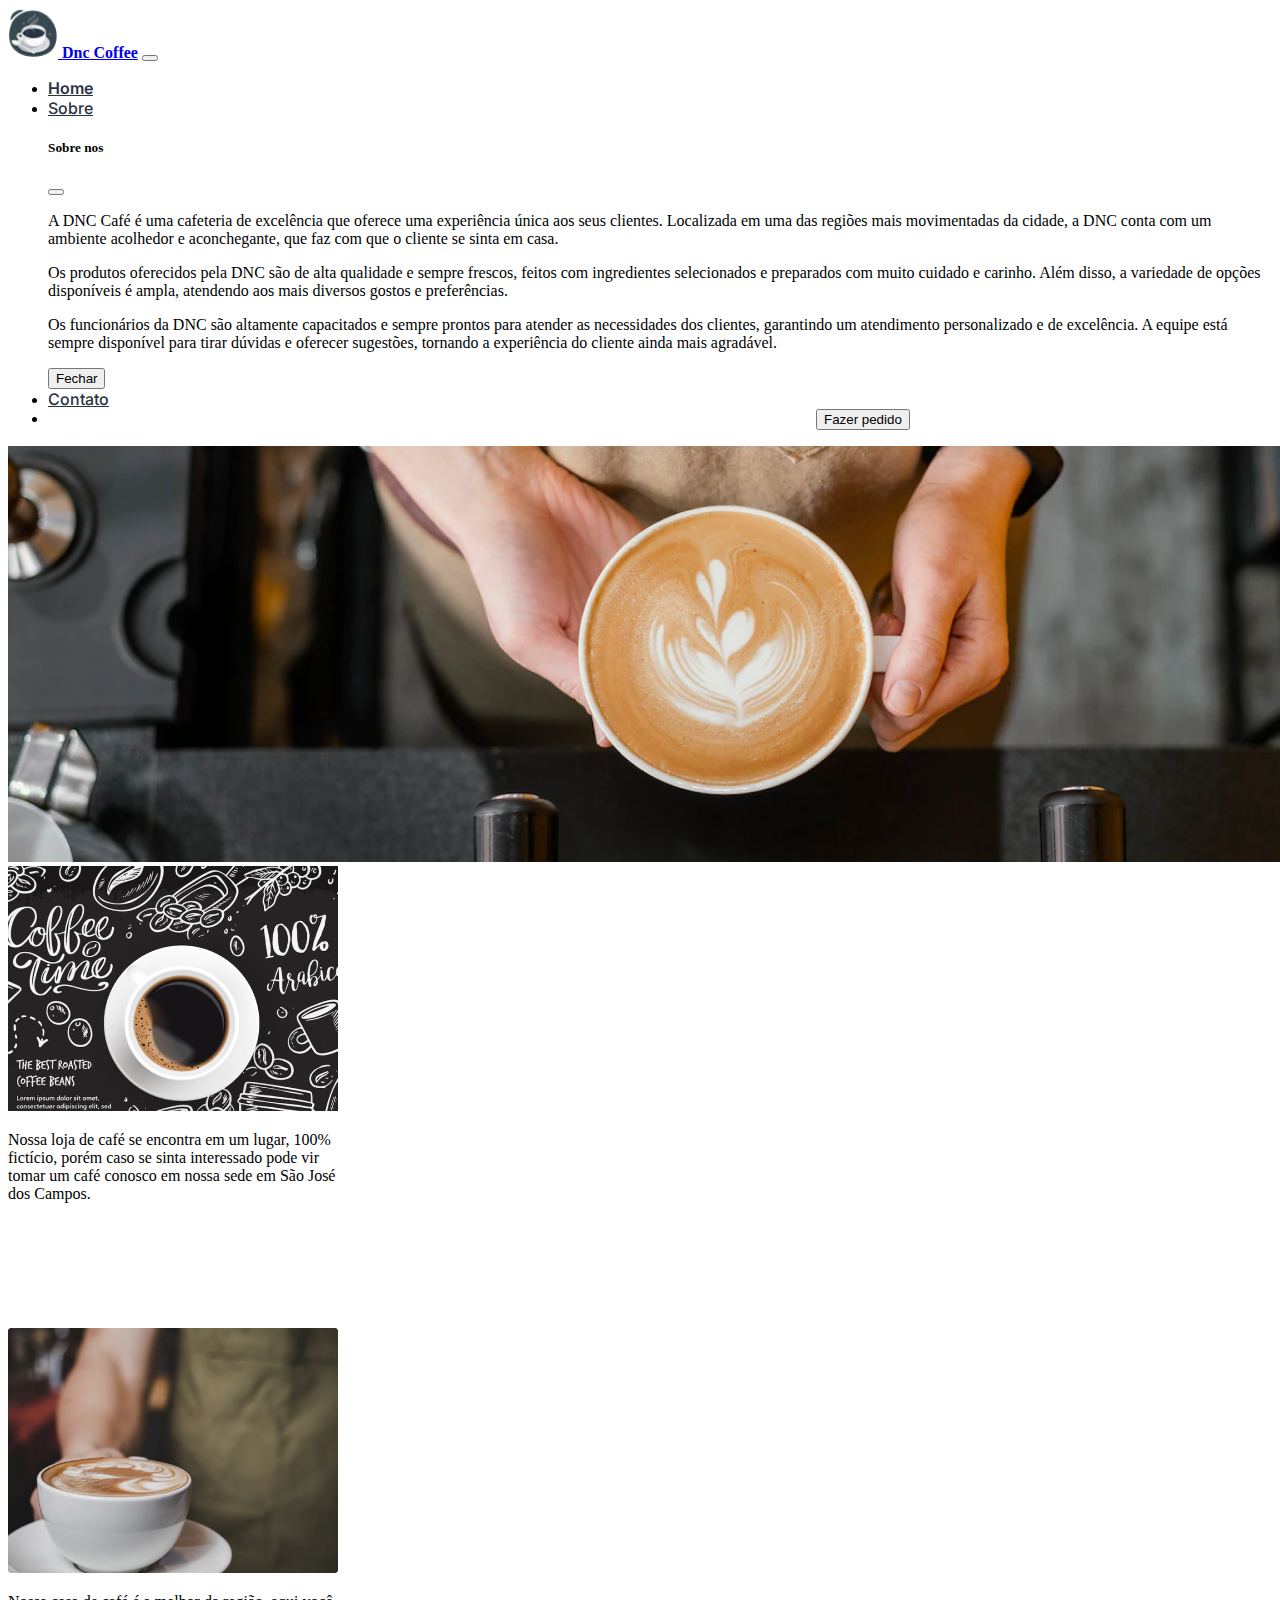
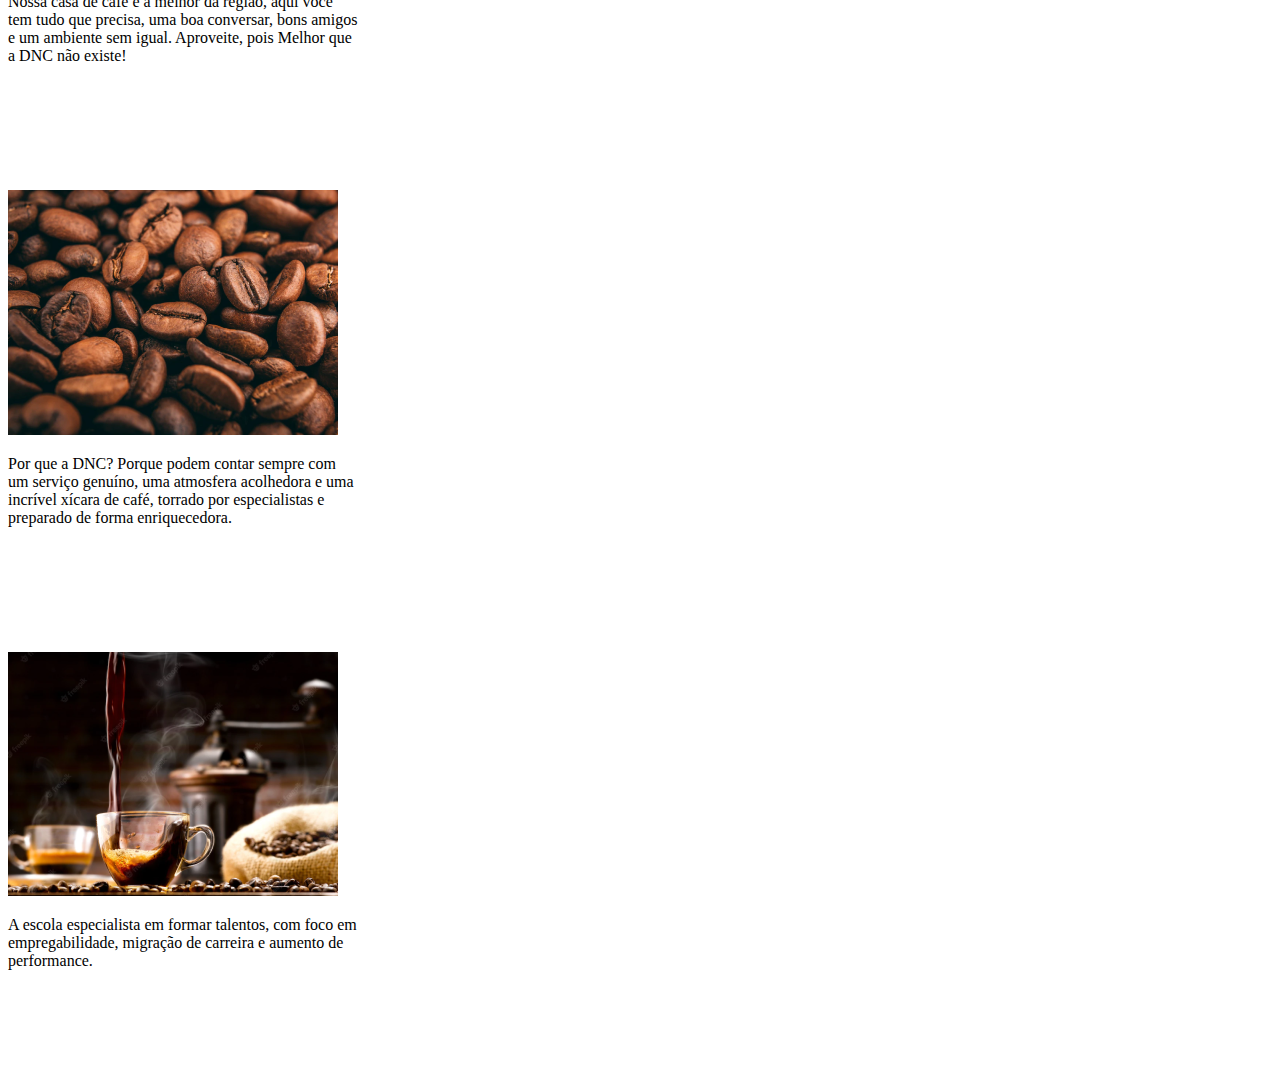
<file: Dnc/cafe shop/index.html>
<!DOCTYPE html>
<html lang="pt-br">
  <head>
    <!-- Required meta tags -->
    <meta charset="utf-8" />
    <meta name="viewport" content="width=device-width, initial-scale=1" />

    <!-- Bootstrap CSS -->
    <link
      href="https://cdn.jsdelivr.net/npm/bootstrap@5.0.2/dist/css/bootstrap.min.css"
      rel="stylesheet"
      integrity="sha384-EVSTQN3/azprG1Anm3QDgpJLIm9Nao0Yz1ztcQTwFspd3yD65VohhpuuCOmLASjC"
      crossorigin="anonymous"
    />
    
    <script
      src="https://cdn.jsdelivr.net/npm/bootstrap@5.3.0-alpha3/dist/js/bootstrap.bundle.min.js"
      integrity="sha384-ENjdO4Dr2bkBIFxQpeoTz1HIcje39Wm4jDKdf19U8gI4ddQ3GYNS7NTKfAdVQSZe"
      crossorigin="anonymous"
    ></script>
    <title>café shop</title>
    <link href="https://fonts.cdnfonts.com/css/helvetica-2" rel="stylesheet" />
  </head>
  <style>
    @import url("https://fonts.googleapis.com/css2?family=Inter:wght@500;600&display=swap");
    @import url("https://fonts.cdnfonts.com/css/helvetica-2");
    .text-logo {
      font-family: "Helvetica";
      font-weight: 700;
      color: #2a3342;
    }
    .home {
      font-family: "Inter";
      font-style: normal;
      font-weight: 600;
      color: #2a3342;
    }
    .sobre {
      font-family: "Inter";
      font-style: normal;
      font-weight: 500;
      color: #2a3342;
    }
    .contato {
      font-family: "Inter";
      font-style: normal;
      font-weight: 500;
      color: #2a3342;
    }
    .btn-corner {
      margin-left: 48rem;

    }

    
      
.card { 
  width: 350px; 
  height: 430px;
  position: relative;
  margin-bottom: 2rem;
}

.button{
  background-color: #3366CC ;
  color: #ffffff;
  font-family: Arial, Helvetica, sans-serif;
  font-weight: 700;
  width: 10rem;
  border: 0;
  bottom: 10px;
  left: 50%;
  transform:translateX(50%);
  margin-bottom: 1rem;
  height: 30px;
  border-radius: 5px;
}
.hidden{
  display:none;
}

  </style>
  <body>
    <nav class="navbar navbar-expand-sm navbar-light bg-light">
      <a href="#" class="navbar-brand mb-0 h1 mx-4">
        <img
          class="d-inline-block text-logo"
          src="images/Logo.png"
          alt=""
          width="50"
          height="50"
        />
        <strong>Dnc Coffee</strong></a
      >
      <button
        type="button"
        data-bs-toggle="collapse"
        data-bs-target="#navbarNav"
        class="navbar-toggler"
        aria-controls="navbarNav"
        aria-expanded="false"
        aria-label="Toggle navigation"
      >
        <span class="navbar-toggler-icon"></span>
      </button>
      <div class="collapse navbar-collapse" id="navbarNav">
        <ul class="navbar-nav">
          <li class="nav-item">
            <a href="#" class="nav-link home">Home</a>
          </li>
          <li class="nav-item">
            <a
              href="#"
              class="nav-link sobre"
              data-bs-toggle="modal"
              data-bs-target="#meuModal"
              >Sobre</a
            >
            <div
              class="modal fade"
              id="meuModal"
              tabindex="-1"
              aria-labelledby="modalLabel"
              aria-hidden="true"
            >
              <div class="modal-dialog modal-dialog-centered">
                <div class="modal-content">
                  <div class="modal-header">
                    <h5 class="modal-title" id="modalLabel">Sobre nos</h5>
                    <button
                      type="button"
                      class="btn-close"
                      data-bs-dismiss="modal"
                      aria-label="Fechar"
                    ></button>
                  </div>
                  <div class="modal-body texto">
                    <p>A DNC Café é uma cafeteria de excelência que oferece uma experiência única aos seus clientes. Localizada em uma das regiões mais movimentadas da cidade, a DNC conta com um ambiente acolhedor e aconchegante, que faz com que o cliente se sinta em casa.</p>
<P>Os produtos oferecidos pela DNC são de alta qualidade e sempre frescos, feitos com ingredientes selecionados e preparados com muito cuidado e carinho. Além disso, a variedade de opções disponíveis é ampla, atendendo aos mais diversos gostos e preferências.</p>

<p>
Os funcionários da DNC são altamente capacitados e sempre prontos para atender as necessidades dos clientes, garantindo um atendimento personalizado e de excelência. A equipe está sempre disponível para tirar dúvidas e oferecer sugestões, tornando a experiência do cliente ainda mais agradável.<br>
</p>
                  </div>
                  <div class="modal-footer">
                    <button
                      type="button"
                      class="btn btn-secondary"
                      data-bs-dismiss="modal"
                    >
                      Fechar
                    </button>
                  </div>
                </div>
              </div>
            </div>
          </li>
          <li class="nav-item">
            <a href="#" class="nav-link contato">Contato</a>
          </li>
          <li >
            <button class="btn btn-light btn-corner">Fazer pedido</button>
          </li>
        </ul>
      </div>
    </nav>

    <section>
      <img class="img-fluid" src="images/fundo.png" alt="" />

        <div class="container-fluid mt-4">
    <div class="row" style="height: 100vh;">
      <div class="col-md-3">
        <!-- Card 1 -->
        <div class="card h-90 w-100" onmouseover="showButton(this)" onmouseout="hideButton(this)">
          <img src="images/imageA.png" class="card-img-top" alt="Imagem 1">
          <div class="card-body">
            <p class="card-text">Nossa loja de café se encontra em um lugar, 100% fictício, porém caso se sinta interessado pode vir tomar um café conosco em nossa sede em São José dos Campos.</p>
          </div>
          <button class="hidden button">Compre agora</button>
        </div>
      </div>
      <div class="col-md-3">
        <!-- Card 2 -->
        <div class="card h-90 w-100" onmouseover="showButton(this)" onmouseout="hideButton(this)">
          <img src="images/imageB.png" class="card-img-top" alt="Imagem 2">
          <div class="card-body">
            <p class="card-text">Nossa casa de café é a melhor da região, aqui você tem tudo que precisa, uma boa conversar, bons amigos e um ambiente sem igual. Aproveite, pois Melhor que a DNC não existe!</p>
          </div>
          <button class="hidden button">Compre agora</button>
        </div>
      </div>
      <div class="col-md-3">
        <!-- Card 3 -->
        <div class="card h-80 w-100" onmouseover="showButton(this)" onmouseout="hideButton(this)">
          <img src="images/imageC.png" class="card-img-top" alt="Imagem 3">
          <div class="card-body">
            <p class="card-text">Por que a DNC? Porque podem contar sempre com um serviço genuíno, uma atmosfera acolhedora e uma incrível xícara de café, torrado por especialistas e preparado de forma enriquecedora.</p>
          </div>
          <button class="hidden button">Compre agora</button>
        </div>
      </div>
      <div class="col-md-3">
        <!-- Card 4 -->
        <div class="card h-95 w-100" onmouseover="showButton(this)" onmouseout="hideButton(this)">
          <img src="images/imageD.png" class="card-img-top" alt="Imagem 4">
          <div class="card-body">
            <p class="card-text">A escola especialista em formar talentos, com foco em empregabilidade, migração de carreira e aumento de performance.</p>
          </div>
          <button class="hidden button">Compre agora</button>
        </div>
      </div>
    </div>
  </div>

    </section>
   
    <script src="index.js"></script>
  </body>
</html>
</file>
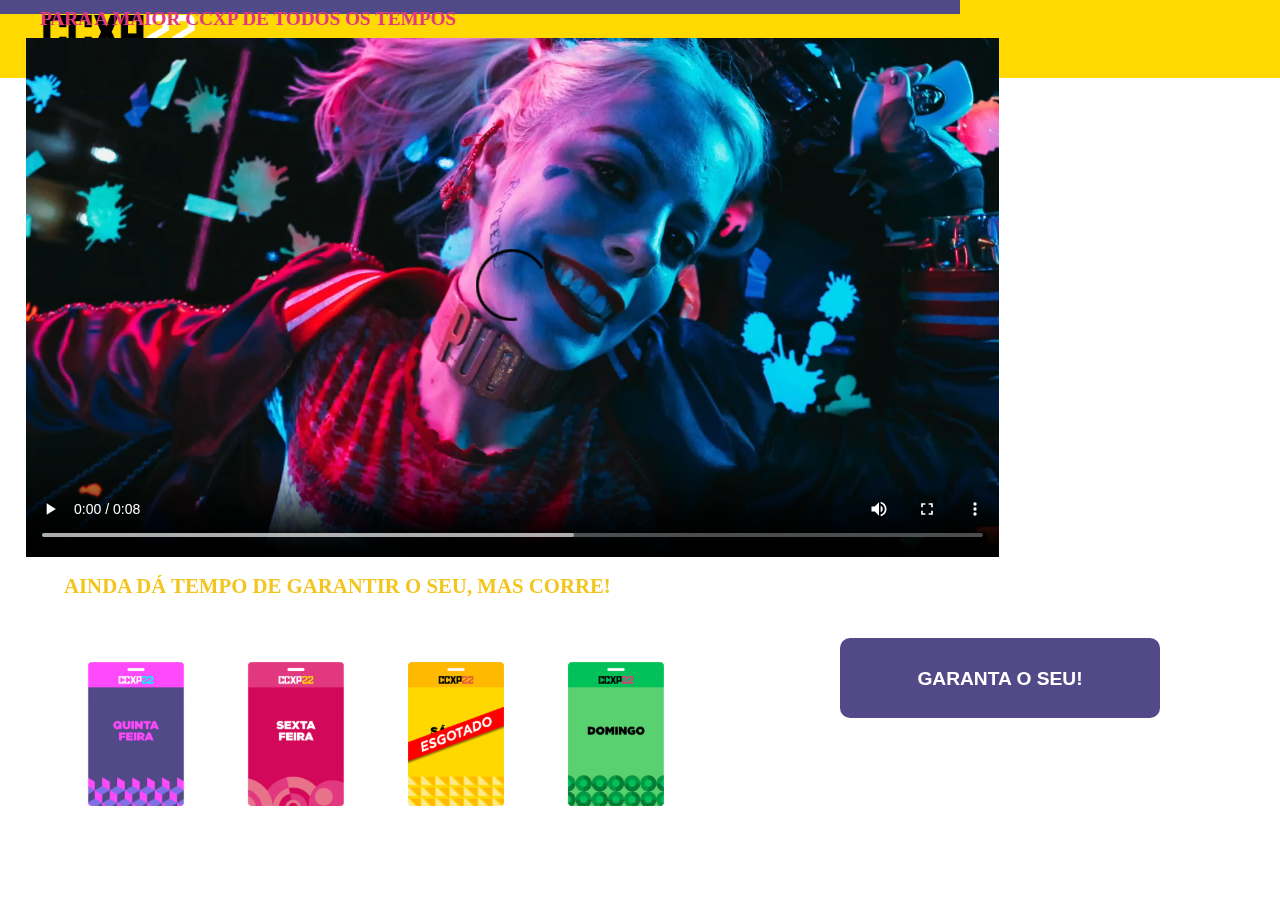
<file: Dnc/CCXP2022/index.html>
<!DOCTYPE html>
<html lang="en">
  <head>
    <meta charset="UTF-8" />
    <meta http-equiv="X-UA-Compatible" content="IE=edge" />
    <meta name="viewport" content="width=device-width, initial-scale=1.0" />
    <title>CCXP 2022</title>
    <link rel="stylesheet" href="style.css" < />
  </head>
  <body>
    <header>
      <img id="alinhar" src="image/LogoDNC.svg" width="150px" alt="LogoDNC" />
    </header>
    <section id="sideA">
      <div id="descricao">
        <h1 id="titulo">REVIVA O ÉPICO</h1>
        <p id="data"><strong>DE 10 A 14 DE DEZEMBRO</strong></p>
        <p id="conteudo">
          Você consegue sentir? É aquela sensação de<br />
          finalmente poder falar em voz alta: "estamos<br />
          em casa". Sim, em dezembro de 2022,<br />
          teremos a volta da CCXP física. Mas não será<br />
          qualquer CCXP, vai ser a maior de todos os<br />
          tempos. Prepare-se para visitar seus<br />
          universos favoritos, explorar o Artists' Valley,<br />
          se emocionar nos auditórios e encontrar<br />
          aventuras épicas a cada passo pelos nossos<br />
          corredores.
        </p>
      </div>
      <div id="sideB">
        <div id="countDown">
          <p class="cd-item" id="dia"></p>
          <p class="cd-item" id="hora"></p>
          <p class="cd-item" id="minuto"></p>
          <p class="cd-item" id="segundo"></p>
        </div>

        <div id="subtitle">
          <p id="aviso">
            <strong>PARA A MAIOR CCXP DE TODOS OS TEMPOS</strong>
          </p>
        </div>

        <div id="video">
          <video width="100%" controls loop>
            <source src="Arlequina.mp4" />
          </video>
        </div>
      </div>
    </section>

    <section id="sideC">
      <div id="subtitle-cards">
        <strong>AINDA DÁ TEMPO DE GARANTIR O SEU, MAS CORRE!</strong>

        <div class="text-wrap">
          <img
            class="cards-ingressos"
            id="quinta"
            onclick="clickCard('#quinta')"
            onmouseover="highlightCard('#quinta')"
            onmouseout="highlightCard('#quinta')"
            src="image/imageA.svg"
            alt="imageA"
          />
          <img
            class="cards-ingressos"
            id="sexta"
            onclick="clickCard('#sexta')"
            onmouseover="highlightCard('#sexta')"
            onmouseout="highlightCard('#sexta')"
            src="image/imageB.svg"
            alt="imageB"
          />
          <img
            class="cards-ingressos"
            id="sabado"
            onclick="clickCard('#sabado')"
            onmouseover="highlightCard('#sabado')"
            onmouseout="highlightCard('#sabado')"
            src="image/imageC.svg"
            alt="imageC"
          />
          <img
            class="cards-ingressos"
            id="domingo"
            onclick="clickCard('#domingo')"
            onmouseover="highlightCard('#domingo')"
            onmouseout="highlightCard('#domingo')"
            src="image/imageD.svg"
            alt="imageD"
          />
        </div>
      </div>
      <button id="btn" onclick="showcardSelected()">
        <strong>GARANTA O SEU!</strong>
      </button>
    </section>

    <script src="index.js"></script>
  </body>
</html>
</file>
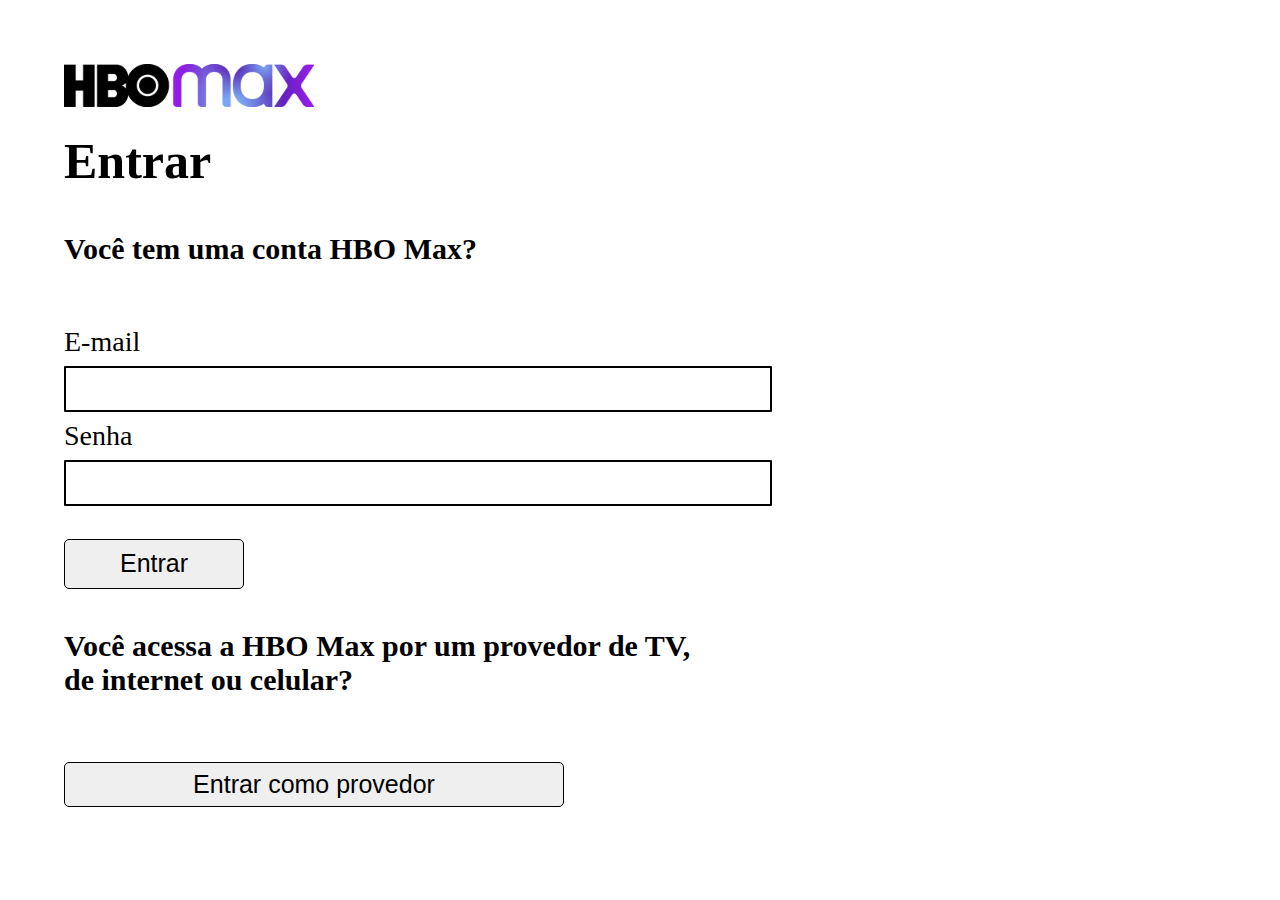
<file: Dnc/dinamica hbomax 1/index.html>
<!DOCTYPE html>
<html lang="en">
<head>
    <meta charset="UTF-8">
    <meta http-equiv="X-UA-Compatible" content="IE=edge">
    <meta name="viewport" content="width=device-width, initial-scale=1.0">
    <link rel="stylesheet" href="style.css" type="text/css">
    <title>HBO MAX</title>
</head>
<body>
    <header>
        <img src="assets/img/hbomax.svg">
        <h1>Entrar</h1>
        <h2>Você tem uma conta HBO Max?</h2>
        
    </header>

    <main>
        <form>
            <label>E-mail</label>
            <input type="email">
            <label>Senha</label>
            <input type="password">
            
            <input type="submit" value="Entrar">
        </form>
        <form>
            <h3>Você acessa a HBO Max por um provedor de TV,<br> de internet ou celular?</h3>
            <input type="submit" value="Entrar como provedor">
        </form>
    </main>
    
</body>
</html>
</file>
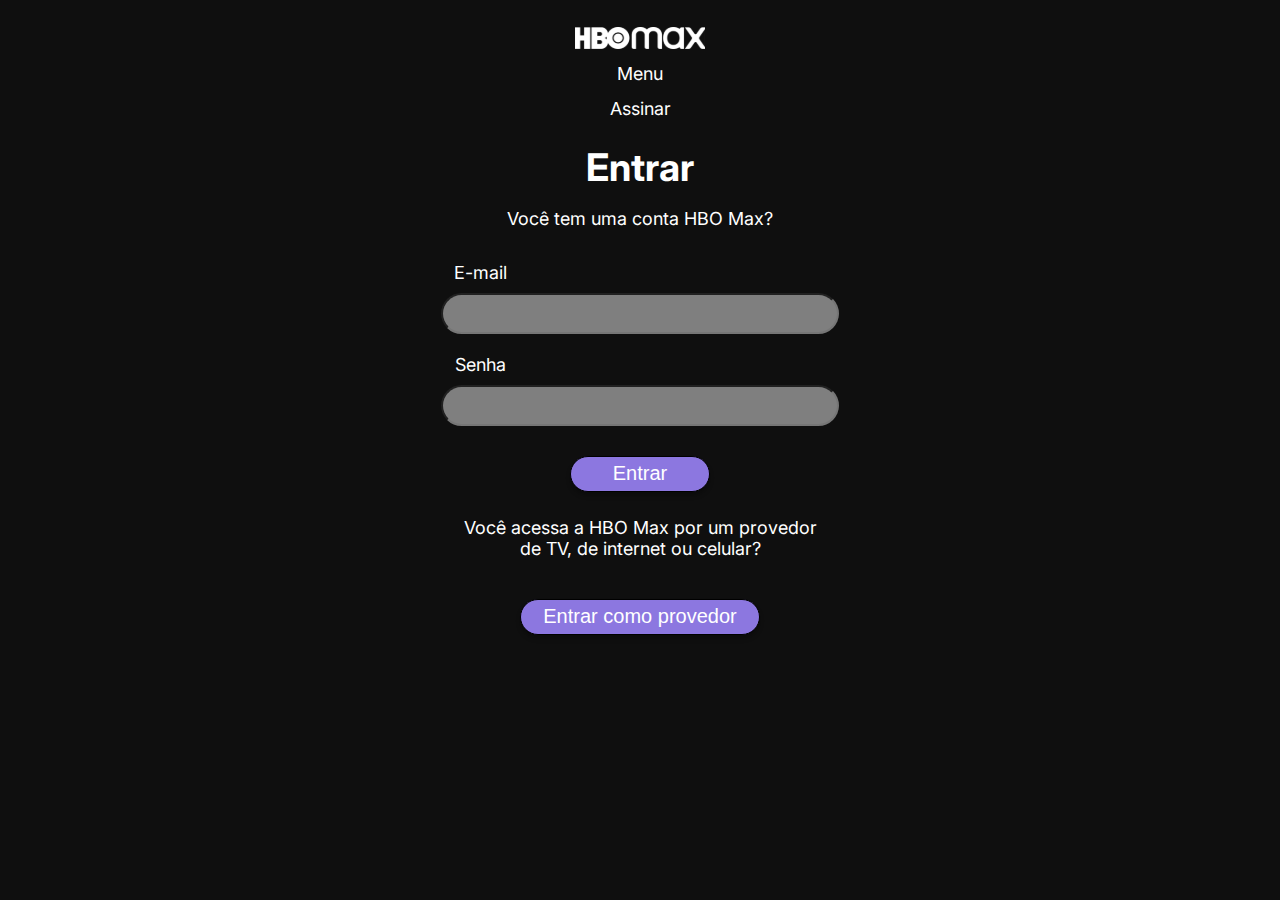
<file: Dnc/dinamica hbomax 2/index.html>
<!DOCTYPE html>
<html lang="en">
<head>
    <meta charset="UTF-8">
    <meta http-equiv="X-UA-Compatible" content="IE=edge">
    <meta name="viewport" content="width=device-width, initial-scale=1.0">
    <link rel="stylesheet" href="style.css" type="text/css">
    <title>Login</title>
</head>
<body>
    <header>
        <img src="img/hbo.svg">
        <h1>Menu</h1>
        <h2>Assinar</h2>
        <h3>Entrar</h3>
        <h4>Você tem uma conta HBO Max?</h4>
       
    </header>
    <main>
        <form>
            <label>E-mail</label>
            <input type="text">
            <label>Senha</label>
            <input type="password">

            <input type="submit" value="Entrar">
            <h5>Você acessa a HBO Max por um provedor<br> de TV, de internet ou celular?</h5>
            <input type="submit" value="Entrar como provedor">

        </form>
    </main>
</body>
</html>
</file>
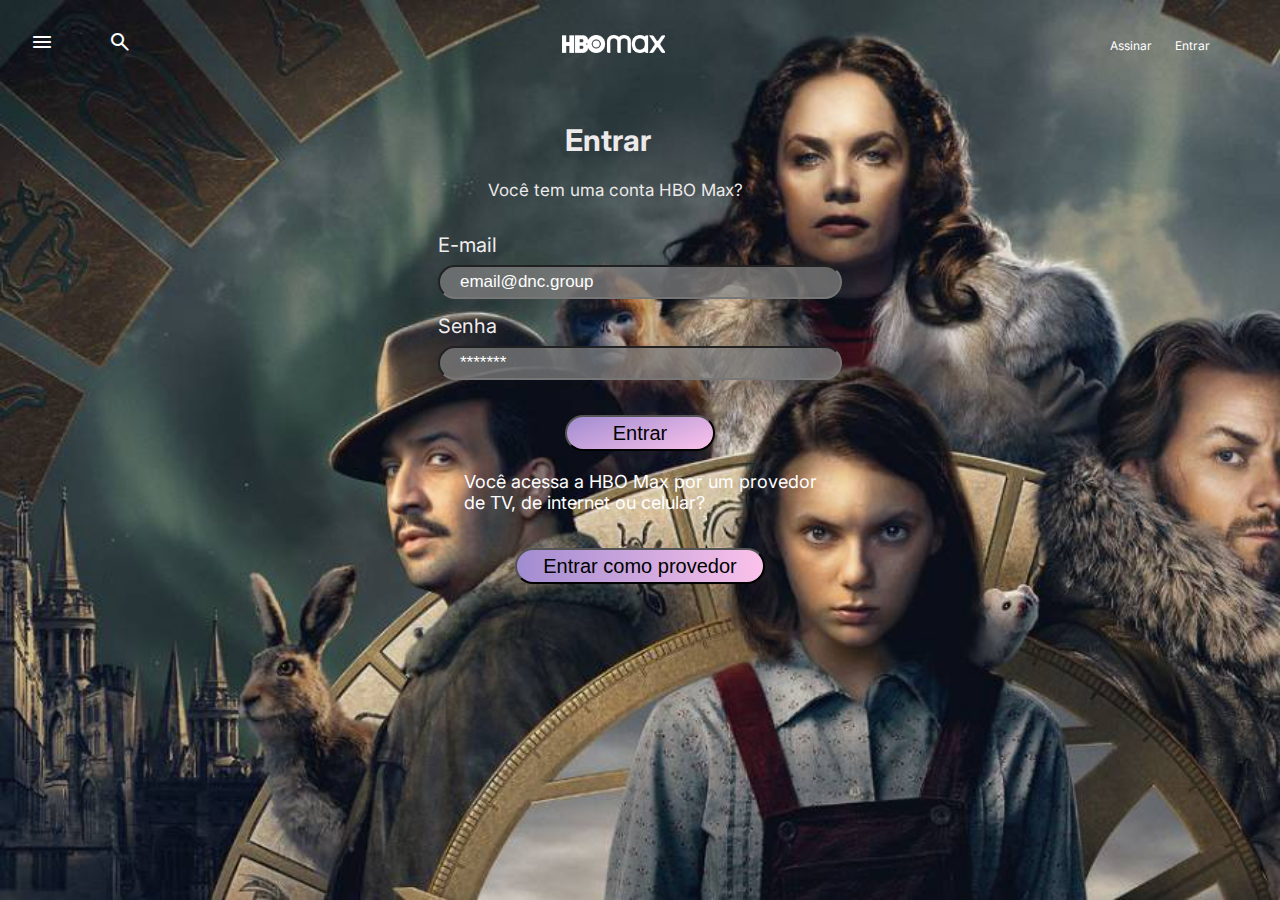
<file: Dnc/dinamica hbomax 3/index.html>
<!DOCTYPE html>
<html lang="pt-br">

<head>
    <meta charset="UTF-8">
    <meta http-equiv="X-UA-Compatible" content="IE=edge">
    <meta name="viewport" content="width=device-width, initial-scale=1.0">
    <link rel="stylesheet" href="style.css" type="text/css">
    <title>Login</title>
    <link rel="stylesheet"
        href="https://fonts.googleapis.com/css2?family=Material+Symbols+Outlined:opsz,wght,FILL,GRAD@20..48,100..700,0..1,-50..200" />
    <link rel="stylesheet"
        href="https://fonts.googleapis.com/css2?family=Material+Symbols+Rounded:opsz,wght,FILL,GRAD@20..48,100..700,0..1,-50..200" />


</head>

<body>
    <header>
        <nav id="menuHeader">
            <nav>
                <div>

                </div>

                <div class="bar">
                    <div id="barLeft">
                        <span id="menu" class="material-symbols-rounded">menu</span>
                        <span id="search" class="material-symbols-rounded">search</span>
                    </div>

                    <img id="hboLogo" src="assets/images/logo.png" alt="logo HBO">

                    <div id="barRight">
                        <a id="assinar" href="">Assinar </a>
                        <a id="entrar" href=""> Entrar </a>
                    </div>


                </div>

            </nav>
    </header>

    <main>
        <div id="topo">
            <a>Entrar</a>
            <b>Você tem uma conta HBO Max?</b>
        </div>
        <form>
            <label id="E-mail">E-mail</label>
            <div class="placeColor"><input type="text" a placeholder="email@dnc.group"></div>
            
            <label class="placeColor">Senha</label >
                <div id=""><input type="password" a placeholder="*******"></div>
            

            <div id="butao">
                <input type="submit" value="Entrar">
                <p>Você acessa a HBO Max por um provedor<br> de TV, de internet ou celular?</p>
                <input type="submit" value="Entrar como provedor">
            </div>
            
        </form>
    </main>

    












    </div>







</body>

</html>
</file>
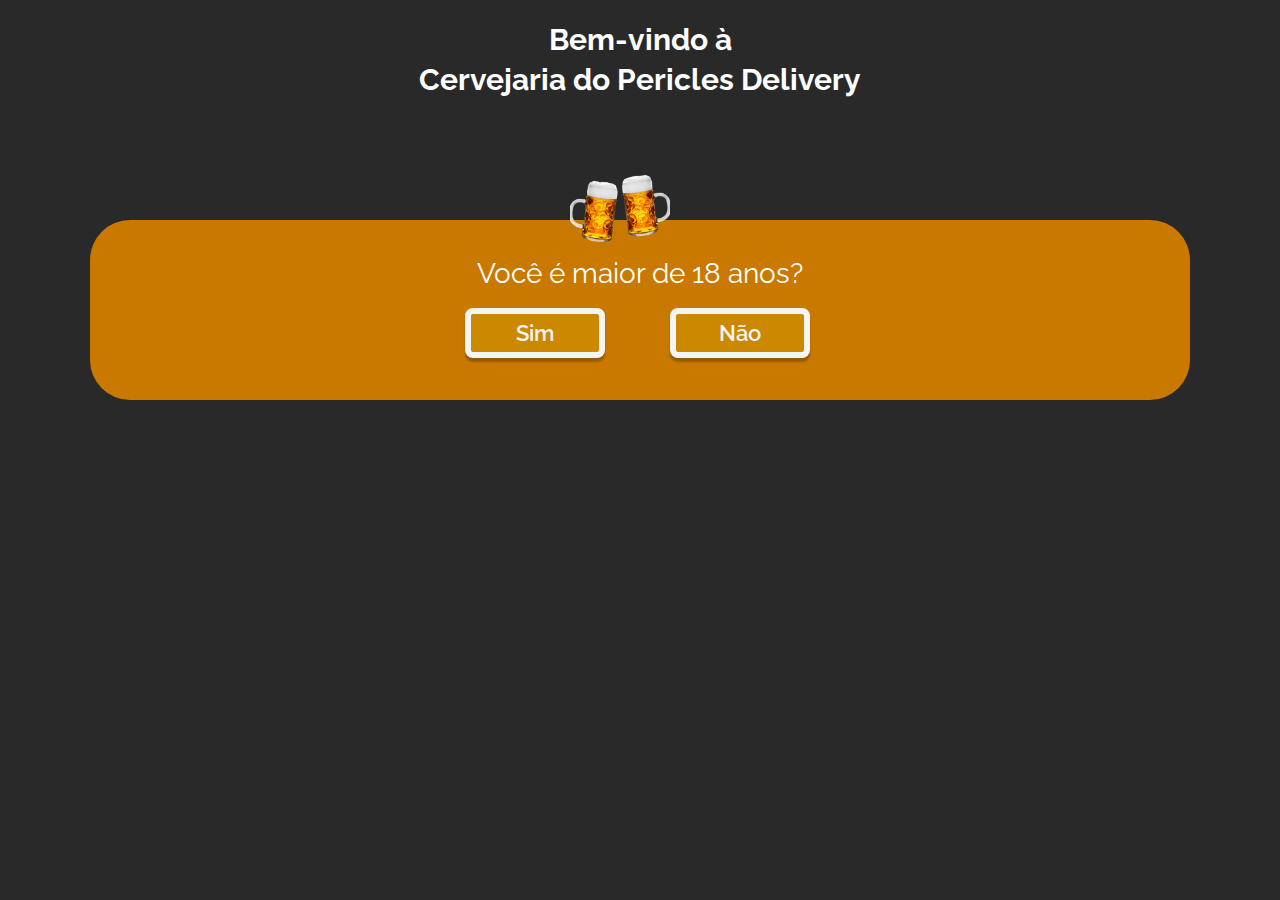
<file: Dnc/tech2 day 3/index.html>
<!DOCTYPE html>
<html lang="pt-br">
<head>
    <meta charset="UTF-8">
    <meta http-equiv="X-UA-Compatible" content="IE=edge">
    <meta name="viewport" content="width=device-width, initial-scale=1.0">
    <link rel="stylesheet" href="style.css" type="text/css">
    <title>Cervejaria do Pericles</title>

</head>

<body>
    <h1>Bem-vindo à<br> Cervejaria do Pericles Delivery</h1>
    <main>
        <form action="tela_escolha.html" method="get">
            <img src="assets/images/icone1.png" alt="breja">
            <label>Você é maior de 18 anos?</label>
            <div id="button">
                <input type="submit" id="Sim" value="Sim">
                <input type="submit" id="Nao" value="Não">
            </div>
            
        </form>
        
    </main>

   <script src="tela_funcao.js"></script>
</body>
</html>
</file>
<file: Dnc/CCXP2022/style.css>
body{
    
    font-family: Verdana;
    margin: 0;
    padding: 0;
    box-sizing: border-box;
}

header {
    padding: 15px;
    background-color: #FFD900;


}

#alinhar {
    width: 8rem;

}

#descricao {
    display: flex;
    flex-direction: column;
    background-color: #514988;
    text-align: center;
}

#titulo {
    color: #F3C61F;
    font-size: 1.6rem;
}

#data {
    color: #FFFFFF;
    font-size: 0.7rem;
    margin-top: -0.9rem;
    margin-bottom: 1.5rem;
}

#conteudo {
    font-family: 'Verdana';
    font-style: normal;
    font-weight: 400;
    font-size: 9px;
    line-height: 0.7rem;
    display: flex;
    justify-content: center;
    text-align: center;

    color: #FFFFFF;
    margin-bottom: 2rem;
    white-space: nowrap;
}

#subtitle-cards {
    font-family: 'Verdana';
    font-style: normal;
    font-weight: 700;
    color: #F3C61F;
    margin-top: 1rem;
    margin-bottom: 1rem;
}

#subtitle {
    font-family: 'Verdana';
    font-style: normal;
    font-weight: 700;
    color: #E33881;
    margin-top: -2rem;
    font-size: 1rem;
}

#sideB {
    display: flex;
    flex-direction: column;
    text-align: center;
}

#sideC {
    display: flex;
    flex-direction: column;
    text-align: center;
}

#countDown {
    display: flex;
    flex-wrap: wrap;
    justify-content: space-around;
    font-family: 'Verdana';
    font-style: normal;
    font-weight: 700;
    color: #514988;
    font-size: 1.2rem;


}

#sideC {
    display: grid;
    grid-auto-flow: row;
}

.text-wrap {
    display: grid;
    grid-template-columns: auto auto;
    grid-gap: 1.5rem;
    padding: 1rem;
    margin-bottom: 2rem;







}

.text-wrap img {
    width: 90%;


}

#btn {
    font-size: clamp(1.2rem, 40%, 2rem);
    border: 0;
    border-radius: 10px;
    background: #514988;
    display: flex;
    text-align: center;
    justify-content: center;
    margin: 0 auto;
    margin-bottom: 5rem;
    color: #FFFFFF;
    width: 15rem;
    height: 3rem;
    line-height: 3rem;


}

.card-highlight {
    box-shadow: 10px 10px 10px 10px gray;
}
.card-selected{
    filter: /* Black shadow with 10px blur */ drop-shadow(16px 16px 10px black);
}
@media only screen and (max-width: 653px) and (min-width: 280px) and (orientation: landscape) {
    #sideA {

        display: flex;
        flex-direction: row;
    }

    #sideB {
        display: flex;
        flex-direction: column;
    }

    #countDown {

        justify-content: center;

    }

    #sideC {
        display: flex;
        flex-direction: row;
    }
}

@media only screen and (max-width: 2340px) and (min-width: 1080px)and (orientation: portrait){
    header {
            padding: 15px;
            background-color: #FFD900;
    
    
        }
    
        #alinhar {
            width: 8rem;
    
        }
    
        #descricao {
            display: flex;
            flex-direction: column;
            background-color: #514988;
            text-align: center;
            display: block;
        }
    
        #titulo {
            color: #F3C61F;
            font-size: 1.6rem;
        }
    
        #data {
            color: #FFFFFF;
            font-size: 0.7rem;
            margin-top: -0.9rem;
            margin-bottom: 1.5rem;
        }
    
        #conteudo {
            font-family: 'Verdana';
            font-style: normal;
            font-weight: 400;
            font-size: 9px;
            line-height: 0.7rem;
            display: flex;
            justify-content: center;
            text-align: center;
    
            color: #FFFFFF;
            margin-bottom: 2rem;
            white-space: nowrap;
        }
    
        #subtitle-cards {
            font-family: 'Verdana';
            font-style: normal;
            font-weight: 700;
            color: #F3C61F;
            margin-top: 1rem;
            margin-bottom: 1rem;
        }
    
        #subtitle {
            font-family: 'Verdana';
            font-style: normal;
            font-weight: 700;
            color: #E33881;
            margin-top: -2rem;
            font-size: 1rem;
        }
    
        #sideB {
            display: flex;
            flex-direction: column;
            text-align: center;
        }
    
        #sideC {
            display: flex;
            flex-direction: column;
            text-align: center;
        }
    
        #countDown {
            display: flex;
            flex-wrap: wrap;
            justify-content: space-around;
            font-family: 'Verdana';
            font-style: normal;
            font-weight: 700;
            color: #514988;
            font-size: 1.2rem;
    
    
        }
    
        #sideC {
            display: grid;
            grid-auto-flow: row;
        }
    
        .text-wrap {
            display: grid;
            grid-template-columns: auto auto;
            grid-gap: 1.5rem;
            padding: 1rem;
            margin-bottom: 2rem;
    
    
    
    
    
    
    
        }
    
        .text-wrap img {
            width: 90%;
    
    
        }
    
        #btn {
            font-size: clamp(1.2rem, 40%, 2rem);
            border: 0;
            border-radius: 10px;
            background: #514988;
            display: flex;
            text-align: center;
            justify-content: center;
            margin: 0 auto;
            margin-bottom: 5rem;
            color: #FFFFFF;
            width: 15rem;
            height: 3rem;
            line-height: 3rem;
    
    
        }
    
}

@media only screen and (max-width: 1366px) and (min-width: 768px) {
    header {
        height: 3rem;
    }

    #alinhar {
        height: 3rem;
        width: 10rem;
        padding-left: 1.5rem;
    }

    #sideA {
        display: flex;
        flex-direction: row;
        justify-content: end;
        text-align: center;
        height: 22rem;

    }

    #titulo {
        font-size: 3rem;
        margin-top: 1rem;
    }

    #data {
        font-family: 'Verdana';
        font-style: normal;

        font-size: 1.1rem;
        margin-top: -1.5rem;
        margin-bottom: 2rem;


    }

    #descricao {
        display: flex;
        flex-direction: column;
        height: 30rem;
        width: 60rem;

    }

    #conteudo {
        font-size: 1.2rem;
        line-height: 1.5rem;
        font-family: 'Verdana';
        font-style: normal;
        font-weight: 400;
    }

    video {
        width: 95%;
        justify-content: right;
        background-image: cover;

    }

    #sideB {
        display: flex;
        flex-direction: column;
        width: 80%;
        justify-content: center;
        text-align: center;
        height: 26rem;

    }

    #countDown p {
        font-size: 2.4rem;
        margin-top: 5rem;
        margin-bottom: 1rem;

    }

    #sideC {
        display: flex;
        flex-direction: row;
        margin-top: 8rem;


    }

    #aviso {
        margin-top: 1rem;
        margin-bottom: 0.5rem;
        font-size: 1.2rem;
        text-align: left;
        padding-left: 2.5rem;

    }

    .text-wrap {
        display: grid;
        grid-auto-flow: column;
        grid-template-columns: repeat(4, auto);
        grid-gap: 0px;
        padding-left: 4rem;

        width: 40rem;

    }
   
    #btn {
        width: 20rem;
        height: 5rem;
        line-height: 5rem;
        margin-top: 5rem;
    }

    #btn:hover {
        background-color: #FFD900;
        color: #fcf8ef;
        
    }

    #subtitle-cards {
        display: flex;
        flex-direction: column;
        text-align: left;


    }

    #subtitle-cards strong {
        padding-left: 4rem;
        font-size: 1.3rem;
    }
}

@media only screen and (max-width: 1138px) and (min-width: 712px) and (orientation: landscape) {
    header {
        height: 3rem;
    }

    #alinhar {
        height: 3rem;
        width: 10rem;
        padding-left: 1.5rem;
    }

    #sideA {
        display: flex;
        flex-direction: row;
        justify-content: end;
        text-align: center;
        height: 22rem;

    }

    #titulo {
        font-size: 3rem;
        margin-top: 1rem;
    }

    #data {
        font-family: 'Verdana';
        font-style: normal;

        font-size: 1.1rem;
        margin-top: -1.5rem;
        margin-bottom: 2rem;


    }

    #descricao {
        display: flex;
        flex-direction: column;

    }

    #conteudo {
        font-size: 1.2rem;
        line-height: 1.5rem;
        font-family: 'Verdana';
        font-style: normal;
        font-weight: 400;
    }

    video {
        width: 95%;
        justify-content: right;
        background-image: cover;

    }

    #sideB {
        display: flex;
        flex-direction: column;
        width: 80%;
        justify-content: center;
        text-align: center;


    }

    #countDown p {
        font-size: 2rem;

        margin-top: -2rem;
        margin-bottom: 5rem;

    }

    #sideC {
        display: flex;
        flex-direction: row;
        margin-top: 8rem;


    }

    #aviso {

        font-size: 1.3rem;
        margin-top: -1.5rem;
        margin-bottom: 0.5rem;
        text-align: left;
        padding-left: 2rem;

    }

    .text-wrap {
        display: grid;
        grid-auto-flow: column;
        grid-template-columns: repeat(4, auto);
        grid-gap: 0px;
        padding-left: 4rem;

        width: 40rem;

    }

    #btn {
        width: 20rem;
        height: 5rem;
        line-height: 5rem;
        margin-top: 5rem;
    }

    #btn:hover {
        background-color: #FFD900;
    }

    #subtitle-cards {
        display: flex;
        flex-direction: column;
        text-align: left;


    }

    #subtitle-cards strong {
        padding-left: 4rem;
        font-size: 1.3rem;
    }

   
}

@media only screen and (max-width: 1024px) and (min-width: 768px) and (orientation: portrait) {
    header {
        height: 3rem;
    }

    #alinhar {
        height: 3rem;
        width: 10rem;
        padding-left: 1.5rem;
    }
    #titulo {
        font-size: 8rem;
        display: block;
    }
    #data{
        margin-top: -5rem;
        display: block;
    }
    #conteudo{
        font-size: 3rem;
    }
    #sideA {
        display: grid;
        grid-template-rows: 1fr 1fr 1fr;
        display: grid;
        grid-auto-flow: column;
        justify-content: center;

    }

    #descricao {
        grid-row: 1;
        display: grid;
        justify-self: center;
        width: 47rem;
        height: 35rem;

    }

    #sideB {
        grid-row: 2;
        display: grid;
        grid-auto-flow: row;
        justify-content: center;
        text-align: center;
        padding-left: 5rem;
    }

    #sideC {
        grid-row: 3;
        display: grid;
        margin-top: 35rem;

    }
    #countDown{
        display: flex;
        text-align: center;
        margin-top: -4rem;
        margin-bottom: 1rem;
    }
    #aviso{
        display: flex;
        justify-content: center;
        text-align: center;
        margin-bottom: 1rem;
    }
    video {
        width: 47rem;
        background-image: cover;
        display: flex;
        align-items: center;
    }

    #subtitle-cards {
        display: grid;
        grid-auto-flow: row;
    }
    #btn{
        margin-top:25rem;
        margin-left: -30rem;
        
    }
.imagem{
        width: 100%;
        margin-top: -1rem;

    } 
}

@media only screen and (max-width: 1024px) and (min-width: 768px) and (orientation: landscape){
    #descricao{
        height: 20rem;
    }
    /*#titulo{

    }*/
}
@media only screen and (max-width: 658px) and (min-width: 320px) {
    #titulo {
        font-size: 1.8rem;
    }
    #data {
        font-size: 0.9rem;
        margin-top: -0.5rem;
    }

    #conteudo {
        font-size: 0.7rem;
        white-space: nowrap;
        line-height: 1rem;
    }
}


@media only screen and (max-width: 960px) and (min-width: 600px) and (orientation: Portrait) {
    #titulo {
        font-size: 2.8rem;
        margin-top: 1.5rem;
    }

    #data {
        font-size: 1.3rem;
        margin-top: -1rem;
        margin-bottom: 2.5rem;
    }

    #conteudo {
        font-size: 1.1rem;
        line-height: 1.5rem;
    }

    .text-wrap img {
        width: 65%;
        display: flex;
        align-items: center;
        justify-content: center;
        padding-left: 3rem;
        padding-top: 1rem;
    }

    #countDown {
        font-size: 2rem;
    }

    #aviso {
        font-size: 1.2rem;
        margin-top: 0.5rem;
    }

    #sideC {
        display: flex;
        align-items: center;
        justify-content: center;
        text-align: center;
    }

    #btn {
        width: 20rem;
        height: 5rem;
        line-height: 5rem;
        border-radius: 15px;
    }

    #subtitle-cards {
        font-size: 1.2rem;
        text-align: center;
    }
}

@media only screen and (max-width: 1600px) and (min-width: 720px) and (orientation: Portrait){
    #titulo{
            font-size: 4rem;
    }
    #data{
        font-size: 1.5rem;
        margin-top: -2.5rem;
    }
    #conteudo{
        font-size: 1.5rem;
        line-height:1.8rem;
    }
}
@media only screen and (max-width: 1440px) and (min-width: 900px){
    header {
            height: 3rem;
        }
    
        #alinhar {
            height: 3rem;
            width: 10rem;
            padding-left: 1.5rem;
        }
    
        #sideA {
            display: flex;
            flex-direction: row;
            justify-content: end;
            text-align: center;
            height: 22rem;
    
        }
    
        #titulo {
            font-size: 3rem;
            margin-top: 1rem;
        }
    
        #data {
            font-family: 'Verdana';
            font-style: normal;
    
            font-size: 1.1rem;
            margin-top: -1.5rem;
            margin-bottom: 2rem;
    
    
        }
    
        #descricao {
            display: flex;
            flex-direction: column;
            height: 30rem;
            width: 60rem;
    
        }
    
        #conteudo {
            font-size: 1.2rem;
            line-height: 1.5rem;
            font-family: 'Verdana';
            font-style: normal;
            font-weight: 400;
        }
    
        video {
            width: 95%;
            justify-content: right;
            background-image: cover;
    
        }
    
        #sideB {
            display: flex;
            flex-direction: column;
            width: 80%;
            justify-content: center;
            text-align: center;
            height: 26rem;
    
        }
    
        #countDown p {
            font-size: 2.4rem;
            margin-top: 5rem;
            margin-bottom: 1rem;
    
        }
    
        #sideC {
            display: flex;
            flex-direction: row;
            margin-top: 8rem;
    
    
        }
    
        #aviso {
            margin-top: 1rem;
            margin-bottom: 0.5rem;
            font-size: 1.2rem;
            text-align: left;
            padding-left: 2.5rem;
    
        }
    
        .text-wrap {
            display: grid;
            grid-auto-flow: column;
            grid-template-columns: repeat(4, auto);
            grid-gap: 0px;
            padding-left: 4rem;
    
            width: 40rem;
    
        }
    
        #btn {
            width: 20rem;
            height: 5rem;
            line-height: 5rem;
            margin-top: 5rem;
        }
    
        #btn:hover {
            background-color: #FFD900;
        }
    
        #subtitle-cards {
            display: flex;
            flex-direction: column;
            text-align: left;
    
    
        }
    
        #subtitle-cards strong {
            padding-left: 4rem;
            font-size: 1.3rem;
        }
}


@media only screen and (max-width: 1440px) and (min-width: 900px) and (orientation: Portrait){
    header {
            height: 3rem;
        }
    
        #alinhar {
            height: 3rem;
            width: 10rem;
            padding-left: 1.5rem;
        }
    
        #sideA {
            display: flex;
            flex-direction: row;
            justify-content: end;
            text-align: center;
            height: 22rem;
    
        }
    
        #titulo {
            font-size: 3rem;
            margin-top: 1rem;
        }
    
        #data {
            font-family: 'Verdana';
            font-style: normal;
    
            font-size: 1.1rem;
            margin-top: -1.5rem;
            margin-bottom: 2rem;
    
    
        }
    
        #descricao {
            display: flex;
            flex-direction: column;
            height: 30rem;
            width: 60rem;
    
        }
    
        #conteudo {
            font-size: 1.2rem;
            line-height: 1.5rem;
            font-family: 'Verdana';
            font-style: normal;
            font-weight: 400;
        }
    
        video {
            width: 95%;
            justify-content: right;
            background-image: cover;
    
        }
    
        #sideB {
            display: flex;
            flex-direction: column;
            width: 80%;
            justify-content: center;
            text-align: center;
            height: 26rem;
    
        }
    
        #countDown p {
            font-size: 2.4rem;
            margin-top: 5rem;
            margin-bottom: 1rem;
    
        }
    
        #sideC {
            display: flex;
            flex-direction: row;
            margin-top: 8rem;
    
    
        }
    
        #aviso {
            margin-top: 1rem;
            margin-bottom: 0.5rem;
            font-size: 1.2rem;
            text-align: left;
            padding-left: 2.5rem;
    
        }
    
        .text-wrap {
            display: grid;
            grid-auto-flow: column;
            grid-template-columns: repeat(4, auto);
            grid-gap: 0px;
            padding-left: 4rem;
    
            width: 40rem;
    
        }
    
        #btn {
            width: 20rem;
            height: 5rem;
            line-height: 5rem;
            margin-top: 5rem;
        }
    
        #btn:hover {
            background-color: #FFD900;
        }
    
        #subtitle-cards {
            display: flex;
            flex-direction: column;
            text-align: left;
    
    
        }
    
        #subtitle-cards strong {
            padding-left: 4rem;
            font-size: 1.3rem;
        }

    }

@media only screen and (max-width: 1280px) and (min-width: 800px) and (orientation: Portrait) {
    #titulo {
        font-size: 4rem;
    }

    #data {
        font-size: 1.5rem;
        margin-top: -2.5rem;
    }

    #conteudo {
        font-size: 1.5rem;
        line-height: 1.8rem;
    }
    #descricao{
        width: 60rem;
    }

}

img{
    height: 15rem;
    width: 15rem;
}
#sideA{
    display: flex;
    flex-direction: column;
    text-align: center;
}
#descricao{
    display: flex;
    flex-direction: column;
    background-color: #514988;
}
#titulo{
    color: #F3C61F;
}
#sideB{
   text-align: center;
}
#countDown{
    display: flex;
    flex-wrap: wrap;
    justify-content:space-around;
    font-family: 'Verdana';
    font-style: normal;
    font-weight: 700;
    color:#514988 ;
    

}

#ingressos{
    display: flex;
    flex-direction: column;

}
#img {
    display: grid;
    grid-template-columns: 1fr 1fr;
    
}
img{
    width: 20%;
    

}
</file>
<file: Dnc/dinamica hbomax 1/style.css>
@import url('https://fonts.googleapis.com/css2?family=Poppins:ital,wght@0,100;0,200;0,400;0,700;1,100&display=swap');
                
body{
    display: flex;
    flex-direction: column;
    align-items: ce;
    background-color: #FFFFFF;
    margin:0px;
    padding:0px;
    
}

header{
    display: flex;
    flex-direction: column;
    margin-top: 5%;
    margin-left: 5%;
    
}
header img{
    width: 250px;
}

header h1{
    font-family: 'Times New Roman';
                                                
    font-style: bold;
    align-items: center;
    font-size: 50px;
    margin-top: 25px;
}
header h2{
    font-family: 'Times New Roman';
    font-size: 30px;
    display: flex;
    align-items: center;

    color: #000000;
    margin-top: 8px;
    margin-bottom: 60px;
}
form{
    display: flex;
    flex-direction: column;
    display: flex;
    flex-direction: column;
    margin-left: 5%;
}
form label{
    font-size: 28px;
}
form input{
    width: 400px;
}
form input[type="email"]{
    height: 40px;
    margin-top: 8px;
    margin-bottom: 8px;
    width: 700px;
    border: 2px solid #000000;
    border-radius: 1px;
}

form input[type="password"]{
    height: 40px;
    margin-top: 8px;
    margin-bottom: 8px;
    width: 700px;
    border: 2px solid #000000;
    border-radius: 1px;
}
form input[value="Entrar"]{
    height: 50px;
    font-size: 25px;
    margin-top: 25px;
    background: #EFEFEF;
    width: 180px;
    border: 1.5px solid #000000;
    border-radius: 5px;
}
form input[value="Entrar como provedor"]{
    font-family: 700'Times New Roman';
    height: 45px;
    font-size: 25px;
    margin-top: 20px;
    margin-bottom: 20px;
    background: #EFEFEF;
    width: 500px;
    border: 1.5px solid #000000;
    border-radius: 5px;
}
form h3{
    margin-top: 40px;
    margin-bottom: 45px;
    font-size: 30px;
}
</file>
<file: Dnc/dinamica hbomax 2/style.css>
@import url('https://fonts.googleapis.com/css2?family=Inter:wght@400;700&display=swap');

body{
    margin: 0px;
    display: flex;
    flex-direction: column;
    align-items: center;
    background-color: #0F0F0F;
}

header{
    display: flex;
    flex-direction: column;
    align-items: center;
}

header img{
    width: 130px;
    margin-top: 10%;
}

header h1{
    color: #FFFFFF;
    font-family: 'Inter';
    font-style: normal;
    font-weight: 400;
    font-size: 18px;
    display: flex;
    align-items: center;
    text-align: center;
    margin-top: 5%;

}

header h2{
    font-family: 'Inter';
    font-style: normal;
    font-weight: 400;
    font-size: 18px;
    display: flex;
    align-items: center;
    text-align: center;
    color: #FFFFFF;
    margin-top: 2px;
}

header h3{
    
    font-family: 'Inter';
    font-style: bold;
    font-weight: 700;
    font-size: 38px;;
    display: flex;
    align-items: center;
    text-align: center;
    color: #FFFFFF;
    margin-top: 10px;
    margin-bottom: 10px;
}

header h4{
    font-family: 'Inter';
    font-style: normal;
    font-weight: 400;
    font-size: 18px;
    display: flex;
    align-items: center;
    text-align: center;

    color: #FFFFFF;
    margin-top: 8px;
    margin-bottom:8px;
}

form h5{
    font-family: 'Inter';
    font-style: normal;
    font-weight: 400;
    font-size: 18px;
    display: flex;
    align-items: center;
    text-align: center;

    color: #FFFFFF;
    margin-top: 5px;
}

form input[type="text"]{
    background: #7F7F7F;
    border-radius: 25px;
    width: 390px;
    height: 35px;
    margin-top: 10px;
    margin-bottom: 10px;
    font-size: 20px;
    

}

form input[type="password"]{
    background: #7F7F7F;
    border-radius: 25px;
    width: 390px;
    height: 35px;
    margin-top: 10px;
    margin-bottom: 10px;
    font-size: 20px;
}

form input[value="Entrar"]{
    background: #8C77E0;
    border: 1px solid #000000;
    box-shadow: 0px 4px 4px rgba(0, 0, 0, 0.25);
    border-radius: 25px;
    margin-top: 18px;
    margin-bottom: 15px;
    width: 140px;
    height: 36px;
    color: #FFFFFF;
    font-size: 20px;
    font-style: normal;
    margin-top: 20px;
    margin-bottom: 20px;

}

form input[value="Entrar como provedor"]{
    background: #8C77E0;
    border: 1px solid #000000;
    box-shadow: 0px 4px 4px rgba(0, 0, 0, 0.25);
    border-radius: 25px;
    width: 240px;
    height: 36px;
    font-size: 20px;
    font-style: normal;
    
    color: #FFFFFF;
    margin-top: 10px;
    margin-bottom: 20px;
}

form label{
    font-family: 'Inter';
    font-style: normal;
    font-weight: 400;
    font-size: 18px;
    color: #FFFFFF;
    margin-right: 80%;
    margin-top: 10px;
}

form{
    display: flex;
    flex-direction: column;
    align-items: center;
    margin-top: 15px;
}
</file>
<file: Dnc/dinamica hbomax 3/style.css>
@import url('https://fonts.googleapis.com/css2?family=Inter:wght@400;700&display=swap');

* {
    margin: 0px;
    padding: 0px;
}


body {
    background-image: url('./assets/images/fundo4.png');
    background-repeat: no-repeat;
    background-attachment: fixed;
    background-size: cover;
    margin: 0;
    padding: 0;
    font-family: 'Inter';
    height: 100%;
}


main{
    display: flex;
    justify-content: space-around;
}

#barLeft{
    margin-right: 0px;
    margin-top: 30px;
}

.bar{
    display: flex;
    justify-content: space-between;
    align-items: center;
}
.bar a{
    font-size: 16px;
    text-decoration: none;
    margin-left: left;
    font-weight: bold;
}

#menu{
    margin-right: 50px;
    margin-left: 30px;
}

#hboLogo{
    height: 18px;
    margin-top: 30px;
    margin-left: -15px;
}

#barLeft{
    color: #FFFFFF;
}


#barRight{
    margin-top: 30px;
    margin-right: 50px;
   
}
#barRight a{
    font-weight: 400;
    font-size: 12px;
    color:#FFFFFF;
    padding-right: 20px;
}

main{
    display: flex;
    align-items: center;
    flex-direction: column;
    margin-top: 50px;
}

#topo a{
    display: flex;
    flex-direction: column;
    align-items: center;
    font-style: normal;
        font-weight: 700;
        font-size: 30px;
        line-height: 65px;
        display: flex;
        flex-direction: column;
    
        color: #eceaea;
        margin-right: 65px;

}

#topo b{
    font-style: normal;
        font-weight: 400;
        font-size: 17px;
        line-height: 35px;
        display: flex;
        flex-direction: column;
        align-items: center;
    
        color: #eceaea;
        margin-right: 50px;
        margin-bottom: -20px;
}

form{
    display: flex;
    flex-direction: column;
    justify-content: center;
    margin-top: 30px;
}

form label{
    display: flex;
    font-style: normal;
        font-weight: 400;
        font-size: 20px;
       

    
        color: #f0eded;
        margin-top: 15px;
        margin-bottom: 8px;
        margin-right: -30px;
}

#E-mail{
    display: flex;
    justify-content: left;
}

#Senha{
    display: flex;
    justify-content: left;
}

form input{
    background: rgba(127, 127, 127, 0.75);
        border-radius: 25px;
        height: 30px;
        width: 400px;
}

input::placeholder{
    color: #ffffff;
    font-style: normal;
    font-weight: 400;
    font-size: 17px;
    padding: 20px;
}

form p{
    font-style: normal;
        font-weight: 400;
        font-size: 18px;
        
    
        Color: #ffffff;
        margin-top: 20px;
        margin-bottom: 15px;
}

#butao{
    display: flex;
    flex-direction: column;
    align-items: center;
}

form input[value="Entrar"]{
    background: linear-gradient(-200deg, #A18CD1 0%, #FBC2EB 100%);
    box-shadow: 0px 0.2px 0.2px rgba(0, 0, 0, 0.25);
    border-radius: 25px;
    margin-top: 35px;
    font-style: normal;
    font-weight: 400;
    font-size: 20px;
    height: 36px;
    width: 150px;

}
form input[value="Entrar como provedor"]{
    background: linear-gradient(90deg, #A18CD1 0%, #FBC2EB 100%);
    box-shadow: 0px 0.2px 0.2px rgba(0, 0, 0, 0.25);
    border-radius: 25px;
    font-style: normal;
    font-weight: 400;
    font-size: 20px;
    height: 36px;
    margin-top: 20px;
    margin-bottom: 5px;
    width: 250px;

}
</file>
<file: Dnc/tech2 day 3/style.css>
@import url('https://fonts.googleapis.com/css2?family=Raleway:wght@400;700&display=swap');

body{
    margin: 0;
    padding: 0;
    background: rgba(0, 0, 0, 0.84);
        width: auto;
        display: flex;
        flex-direction: column;
        align-items: center;
}

main{
    display: flex;
    flex-direction: column;
    align-items: center;
    margin-top: 100px;
    height: 400px;
    margin-bottom: 50px;
}
main form{
    
    background: #CA7900;
    border-radius: 40px;
    width: 1100px;
    height: 180px;
    display: flex;
    flex-direction: column;

    

    
}


h1{
    
    font-family: 'Raleway';
        font-style: normal;
        font-weight: 700;
        font-size: 30px;
        line-height: 40px;
       
    
        color: #FFFFFF;
        text-align: center;

}


main form label{
    font-family: 'Raleway';
        font-style: normal;
        font-weight: 400;
        font-size: 28px;
        line-height: 53px;
        /* identical to box height */
    
        
    
        color: #FFFFFF;
        margin-top: 5px;
        display: flex;
        justify-content: center;
}

form img{
    height: 100px;
    width: 100px;
    margin-top: -45px;
    margin-left: 480px;
 
}



#button{
    display: flex;
    justify-content: center;
    margin-bottom: 100px;
    margin-right: 20px;
    
    
}

input[type="submit"]{
    background: hsl(40, 100%, 40%);
        border: 6px solid #F5F5F5;
        box-shadow: 0px 4px 2px rgba(0, 0, 0, 0.25);
        border-radius: 8px;
        height: 50px;
        width: 140px;
       
        
}

input{
    font-family: 'Raleway';
        font-style: normal;
        font-weight: 600;
        font-size: 22px;
        line-height: 30px;
        align-items: center;
    
        color: #F5F5F5;
        margin: 8px 25px 0px 40px;
}

#preco_bebida{
    font-family: 'Raleway';
        font-style: normal;
        font-weight: 400;
        font-size: 25px;
        line-height: 30px;
        display: flex;
        align-items: center;
        text-align: center;
    
        color: #FFFFFF;
        margin-top: 5px;
}

#icone2{
    height: 100px;
    width: 100px;
    margin-top: -60px;
    margin-left: 270px;
}

#barra_lateral{
    font-family: 'Raleway';
        font-style: normal;
        font-weight: 700;
        font-size: 20px;
        line-height: 42px;
    
        color: #F5F5F5;
        margin-top: 20px;
        display: flex;
        justify-content: space-around ;
        margin-right: 150px;
}



#tx4{
    margin-left: 50px;
}
.material-symbols-outlined{
    margin-top: 10px;
    margin-left: 10px;
}

#carinho_icone {
    font-family: 'Raleway';
    font-style: normal;
    font-weight: 700;
    font-size: 20px;
    line-height: 42px;

    color: #F5F5F5;
    display: flex;
    justify-content: space-around;
}

header{
    background-color: #CA7900;
    width: 100%;
    height: 80px;
    margin-bottom: 100px;


}

.tela2{
    background: #CA7900;
        border-radius: 40px;
        width: 1100px;
        height: 180px;
        margin-top: 100px;
        margin-bottom: 50px;
        
        display: flex;
        flex-direction: column;
        align-items: center;
}



.tela2 label{
    font-size: 50px;
}

#produto{
    display: flex;
    flex-direction: row;

}


.vinho{
    display: flex;
    flex-direction: column;
    align-items: center;
    margin-right: 100px;
    margin-top: -20px;
    margin-bottom: 5px;
}

.vinho img{
    height: 200px;
    
}

.vinho label{
    font-family: 'Raleway';
        font-style: normal;
        font-weight: 400;
        font-size: 17px;
        line-height: 20px;
        display: flex;
        align-items: center;
        text-align: center;
    
        color: #F5F5F5;
        margin-top: -25px;

}

.vinho input{
    width: 160px;
    margin-bottom: 40px;
}



.cerveja{
    display: flex;
    flex-direction: column;
    align-items: center;
    margin-top: 15px;
    margin-right: 130px;
}

.cerveja img{
    height: 130px;
    margin-bottom: 20px;

}

.cerveja label{
    font-family: 'Raleway';
        font-style: normal;
        font-weight: 400;
        font-size: 17px;
        line-height: 20px;
        display: flex;
        align-items: center;
        text-align: center;
    
        color: #F5F5F5;
        margin-top: -10px;
        margin-bottom: 15px;

}

.cerveja input{
    width: 160px;
    margin-top: -5px;
    margin-bottom: 40px;
}




.refri{
    display: flex;
    flex-direction: column;
    align-items: center;
    margin-right: -30px;
    margin-top: 20px;
}


.refri img{
    height: 130px;
}


.refri label{
    font-family: 'Raleway';
        font-style: normal;
        font-weight: 400;
        font-size: 17px;
        line-height: 20px;
        display: flex;
        align-items: center;
        text-align: center;
    
        color: #F5F5F5;
        margin-top: -5px;
        margin-bottom: 10px;
}



.refri input{
    width: 160px;
    margin-bottom: 40px;
}



.tela_menoridade{
    background: #CA7900;
        border-radius: 40px;
        width: 1150px;
        height: 150px;
        margin-top: 100px;
        margin-bottom: 50px;
       
        display: flex;
        flex-direction: column;
        align-items: center;
}

.tela_menoridade img{
    margin-top: -60px;
    margin-left: 40px;
}


.tela_menoridade label{
    font-size: 25px;
    color: #FFFFFF;
    display: flex;
    align-items: center;
    text-align: center;
    margin-top: -15px;
}
</file>
